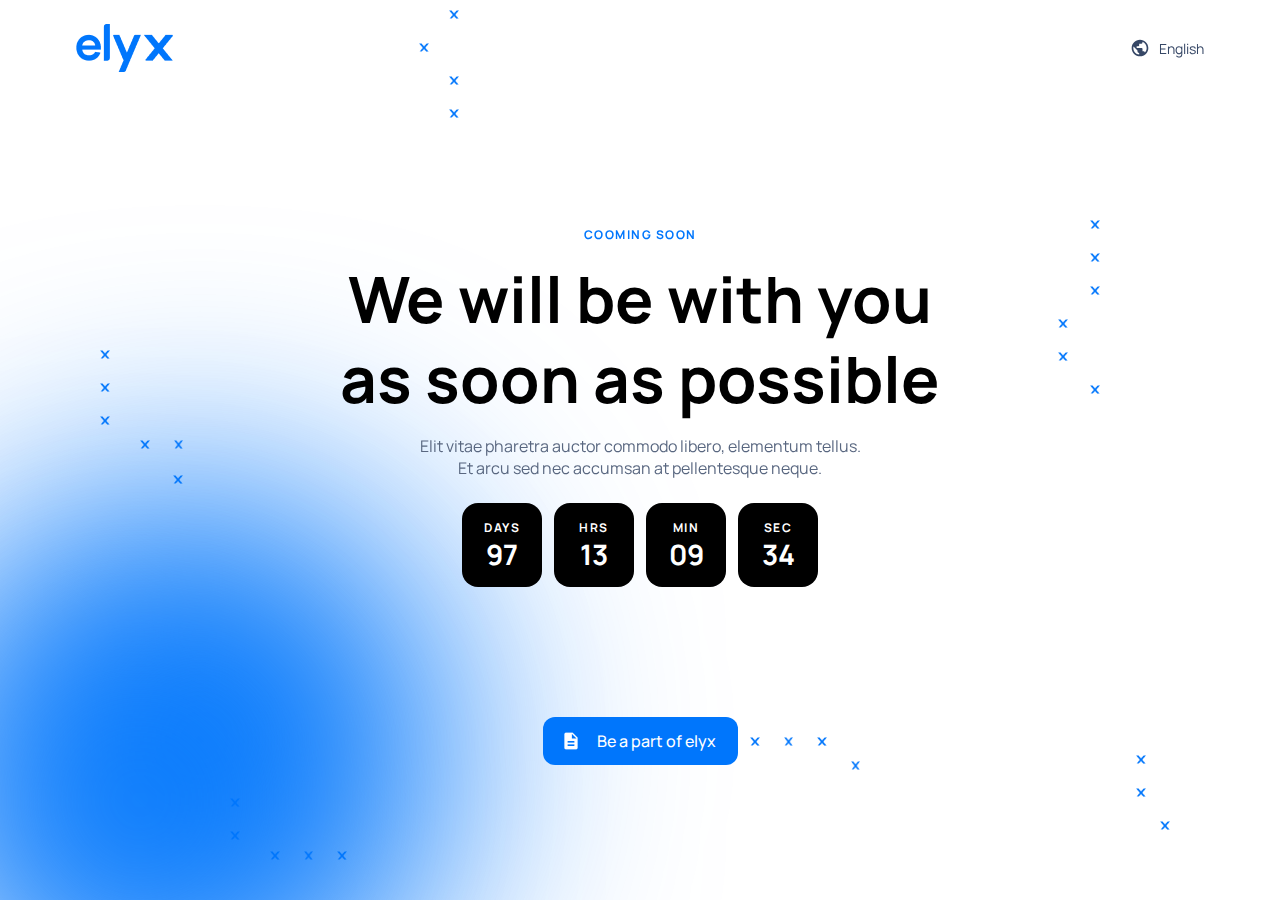
<file: coming-soon/index.html>
<!DOCTYPE html>
<html lang="en">
<head>
    <meta charset="UTF-8">
    <meta http-equiv="X-UA-Compatible" content="IE=edge">
    <meta name="viewport" content="width=device-width, initial-scale=1.0">
    <title>Coming Soon</title>
    <link rel="stylesheet" href="./styles/coming-soon.css">
</head>
<body>
    <div class="circle1"></div>
    <div class="circle2"></div>

    <div class="x-icons-top">
        <img width="9.57px" height="8.93" src="/public/images/x-icon.png" alt="">
        <img width="9.57px" height="8.93"  src="/public/images/x-icon.png" alt="">
        <img width="9.57px" height="8.93" src="/public/images/x-icon.png" alt="">
        <img width="9.57px" height="8.93" src="/public/images/x-icon.png" alt="">
    </div>

    <div class="x-icons-left-middle1">
        <img width="9.57px" height="8.93" src="/public/images/x-icon.png" alt="">
        <img width="9.57px" height="8.93"  src="/public/images/x-icon.png" alt="">
        <img width="9.57px" height="8.93" src="/public/images/x-icon.png" alt="">
    </div>

    <div class="x-icons-left-middle2">
        <img width="9.57px" height="8.93" src="/public/images/x-icon.png" alt="">
        <img width="9.57px" height="8.93"  src="/public/images/x-icon.png" alt="">
        <img width="9.57px" height="8.93" src="/public/images/x-icon.png" alt="">
    </div>

    <div class="x-icons-right-middle">
        <img width="9.57px" height="8.93" src="/public/images/x-icon.png" alt="">
        <img width="9.57px" height="8.93"  src="/public/images/x-icon.png" alt="">
        <img width="9.57px" height="8.93" src="/public/images/x-icon.png" alt="">
        <img width="9.57px" height="8.93" src="/public/images/x-icon.png" alt="">
        <img width="9.57px" height="8.93" src="/public/images/x-icon.png" alt="">
        <img width="9.57px" height="8.93" src="/public/images/x-icon.png" alt="">
    </div>


    <div class="x-icons-left-corner1">
        <img width="9.57px" height="8.93" src="/public/images/x-icon.png" alt="">
        <img width="9.57px" height="8.93" src="/public/images/x-icon.png" alt="">
    </div>
    <div class="x-icons-left-corner2">
        <img width="9.57px" height="8.93" src="/public/images/x-icon.png" alt="">
        <img width="9.57px" height="8.93" src="/public/images/x-icon.png" alt="">
        <img width="9.57px" height="8.93" src="/public/images/x-icon.png" alt="">
    </div>


    <div class="x-icons-middle-corner">
        <img width="9.57px" height="8.93" src="/public/images/x-icon.png" alt="">
        <img width="9.57px" height="8.93" src="/public/images/x-icon.png" alt="">
        <img width="9.57px" height="8.93" src="/public/images/x-icon.png" alt="">
    </div>


    <div class="x-icons-right-corner">
        <img width="9.57px" height="8.93" src="/public/images/x-icon.png" alt="">
        <img width="9.57px" height="8.93" src="/public/images/x-icon.png" alt="">
        <img width="9.57px" height="8.93" src="/public/images/x-icon.png" alt="">
        <img width="9.57px" height="8.93" src="/public/images/x-icon.png" alt="">
    </div>

    <div class="x-icons-mobile-top">
        <img width="9.57px" height="8.93" src="/public/images/x-icon.png" alt="">
        <img width="9.57px" height="8.93" src="/public/images/x-icon.png" alt="">
        <img width="9.57px" height="8.93" src="/public/images/x-icon.png" alt="">
    </div>

    <div class="x-icons-mobile-right">
        <img width="9.57px" height="8.93" src="/public/images/x-icon.png" alt="">
        <img width="9.57px" height="8.93" src="/public/images/x-icon.png" alt="">
        <img width="9.57px" height="8.93" src="/public/images/x-icon.png" alt="">
    </div>

    <div class="x-icons-mobile-left">
        <img width="9.57px" height="8.93" src="/public/images/x-icon.png" alt="">
        <img width="9.57px" height="8.93" src="/public/images/x-icon.png" alt="">
        <img width="9.57px" height="8.93" src="/public/images/x-icon.png" alt="">
    </div>

    <header>
        <div class="header-block">
            <img src="/public/images/elyx-header-logo.png" width="96.56px" height="48px" alt="Elyx Logo Blue">
            
            <ul class="header-list">
                <li> 
                    <a href=""> 
                        <img src="/public/images/coming-soon-header-earth-icon.svg" alt="">
                        English
                    </a> 
                </li>
            </ul>
        </div>
    </header>
    
    <div class="welcome-block">
        <h4 class="welcome-small-title">
            COOMING SOON
        </h4>
        <h1 class="welcome-main-title">
            We will be with you <br/> as soon as possible
        </h1>
        <p class="welcome-down-content">
            Elit vitae pharetra auctor commodo libero, elementum tellus. <br/> Et arcu sed nec accumsan at pellentesque neque.
        </p>
        <div class="welcome-countdown">
            <div id="count-days" class="welcome-count-block">
                <h6>DAYS</h6>
                <div>97</div>
            </div>
            <div id="count-hrs" class="welcome-count-block">
                <h6>HRS</h6>
                <div>13</div>
            </div>
            <div id="count-min" class="welcome-count-block">
                <h6>MIN</h6>
                <div>09</div>
            </div>
            <div id="count-sec" class="welcome-count-block">
                <h6>SEC</h6>
                <div>34</div>
            </div>
        </div>

        <button class="welcome-download button1">
            <img src="/public/images/paper-icon.png" alt="">
            Be a part of elyx
        </button>
    </div>
    
    
</body>
</html>
</file>
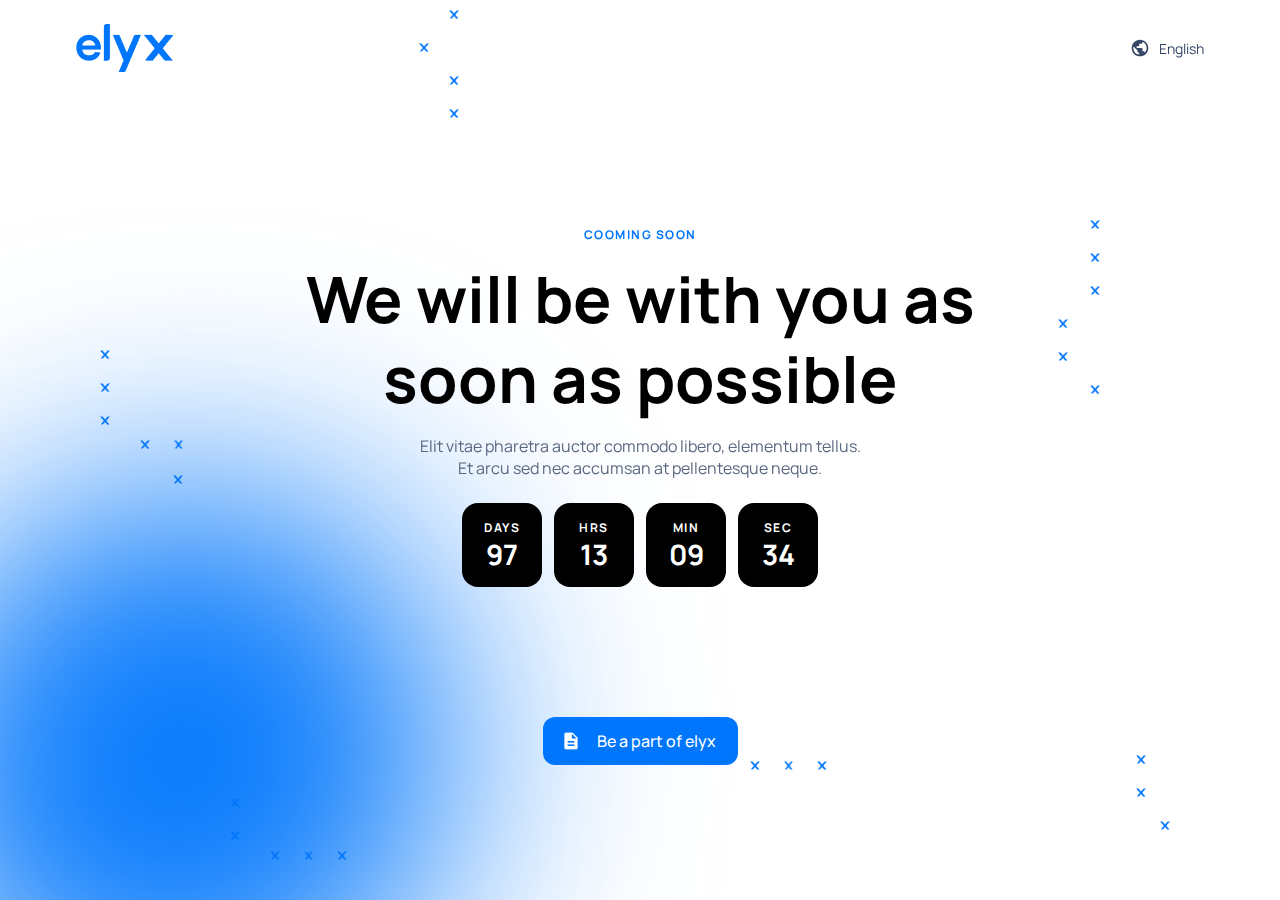
<file: coming-soon/coming-soon.html>
<!DOCTYPE html>
<html lang="en">
<head>
    <meta charset="UTF-8">
    <meta http-equiv="X-UA-Compatible" content="IE=edge">
    <meta name="viewport" content="width=device-width, initial-scale=1.0">
    <title>Coming Soon</title>
    <link rel="stylesheet" href="./styles/coming-soon.css">
</head>
<body>
    <div class="circle1"></div>
    <div class="circle2"></div>

    <div class="x-icons-top">
        <img width="9.57px" height="8.93" src="/public/images/x-icon.png" alt="">
        <img width="9.57px" height="8.93"  src="/public/images/x-icon.png" alt="">
        <img width="9.57px" height="8.93" src="/public/images/x-icon.png" alt="">
        <img width="9.57px" height="8.93" src="/public/images/x-icon.png" alt="">
    </div>

    <div class="x-icons-left-middle1">
        <img width="9.57px" height="8.93" src="/public/images/x-icon.png" alt="">
        <img width="9.57px" height="8.93"  src="/public/images/x-icon.png" alt="">
        <img width="9.57px" height="8.93" src="/public/images/x-icon.png" alt="">
    </div>

    <div class="x-icons-left-middle2">
        <img width="9.57px" height="8.93" src="/public/images/x-icon.png" alt="">
        <img width="9.57px" height="8.93"  src="/public/images/x-icon.png" alt="">
        <img width="9.57px" height="8.93" src="/public/images/x-icon.png" alt="">
    </div>

    <div class="x-icons-right-middle">
        <img width="9.57px" height="8.93" src="/public/images/x-icon.png" alt="">
        <img width="9.57px" height="8.93"  src="/public/images/x-icon.png" alt="">
        <img width="9.57px" height="8.93" src="/public/images/x-icon.png" alt="">
        <img width="9.57px" height="8.93" src="/public/images/x-icon.png" alt="">
        <img width="9.57px" height="8.93" src="/public/images/x-icon.png" alt="">
        <img width="9.57px" height="8.93" src="/public/images/x-icon.png" alt="">
    </div>


    <div class="x-icons-left-corner1">
        <img width="9.57px" height="8.93" src="/public/images/x-icon.png" alt="">
        <img width="9.57px" height="8.93" src="/public/images/x-icon.png" alt="">
    </div>
    <div class="x-icons-left-corner2">
        <img width="9.57px" height="8.93" src="/public/images/x-icon.png" alt="">
        <img width="9.57px" height="8.93" src="/public/images/x-icon.png" alt="">
        <img width="9.57px" height="8.93" src="/public/images/x-icon.png" alt="">
    </div>


    <div class="x-icons-middle-corner">
        <img width="9.57px" height="8.93" src="/public/images/x-icon.png" alt="">
        <img width="9.57px" height="8.93" src="/public/images/x-icon.png" alt="">
        <img width="9.57px" height="8.93" src="/public/images/x-icon.png" alt="">
    </div>


    <div class="x-icons-right-corner">
        <img width="9.57px" height="8.93" src="/public/images/x-icon.png" alt="">
        <img width="9.57px" height="8.93" src="/public/images/x-icon.png" alt="">
        <img width="9.57px" height="8.93" src="/public/images/x-icon.png" alt="">
    </div>

    <div class="x-icons-mobile-top">
        <img width="9.57px" height="8.93" src="/public/images/x-icon.png" alt="">
        <img width="9.57px" height="8.93" src="/public/images/x-icon.png" alt="">
        <img width="9.57px" height="8.93" src="/public/images/x-icon.png" alt="">
    </div>

    <div class="x-icons-mobile-right">
        <img width="9.57px" height="8.93" src="/public/images/x-icon.png" alt="">
        <img width="9.57px" height="8.93" src="/public/images/x-icon.png" alt="">
        <img width="9.57px" height="8.93" src="/public/images/x-icon.png" alt="">
    </div>

    <div class="x-icons-mobile-left">
        <img width="9.57px" height="8.93" src="/public/images/x-icon.png" alt="">
        <img width="9.57px" height="8.93" src="/public/images/x-icon.png" alt="">
        <img width="9.57px" height="8.93" src="/public/images/x-icon.png" alt="">
    </div>

    <header>
        <div class="header-block">
            <img src="/public/images/elyx-header-logo.png" width="96.56px" height="48px" alt="Elyx Logo Blue">
            
            <ul class="header-list">
                <li> 
                    <a href=""> 
                        <img src="/public/images/coming-soon-header-earth-icon.svg" alt="">
                        English
                    </a> 
                </li>
            </ul>
        </div>
    </header>
    
    <div class="welcome-block">
        <h4 class="welcome-small-title">
            COOMING SOON
        </h4>
        <h1 class="welcome-main-title">
            We will be with you as soon as possible
        </h1>
        <p class="welcome-down-content">
            Elit vitae pharetra auctor commodo libero, elementum tellus. <br/> Et arcu sed nec accumsan at pellentesque neque.
        </p>
        <div class="welcome-countdown">
            <div id="count-days" class="welcome-count-block">
                <h6>DAYS</h6>
                <div>97</div>
            </div>
            <div id="count-hrs" class="welcome-count-block">
                <h6>HRS</h6>
                <div>13</div>
            </div>
            <div id="count-min" class="welcome-count-block">
                <h6>MIN</h6>
                <div>09</div>
            </div>
            <div id="count-sec" class="welcome-count-block">
                <h6>SEC</h6>
                <div>34</div>
            </div>
        </div>

        <button class="welcome-download button1">
            <img src="/public/images/paper-icon.png" alt="">
            Be a part of elyx
        </button>
    </div>
    
    
</body>
</html>
</file>
<file: coming-soon/styles/coming-soon.css>
.button1 {
  width: auto;
  width: 195px;
  border-radius: 12px;
  background-color: #0076FC;
  color: white;
  display: -webkit-box;
  display: -ms-flexbox;
  display: flex;
  padding: 14px 19px;
  -webkit-box-pack: center;
      -ms-flex-pack: center;
          justify-content: center;
  -webkit-box-align: center;
      -ms-flex-align: center;
          align-items: center;
  -webkit-column-gap: 19.33px;
          column-gap: 19.33px;
  -webkit-transition: 0.5s;
  transition: 0.5s;
  font-family: m;
  height: 48px;
  font-size: 16px;
}

.button1:hover {
  background-color: #1662D1;
}

@font-face {
  font-family: 'r';
  src: url("/public/fonts/Manrope-Regular.ttf");
}

@font-face {
  font-family: 'm';
  src: url("/public/fonts/Manrope-Medium.ttf");
}

@font-face {
  font-family: 'b';
  src: url("/public/fonts/Manrope-Bold.ttf");
}

input, button, select, a, h1, h2, h3, h4, h5, h6, p, li, ul, body {
  margin: 0px;
  padding: 0px;
  border: none;
}

input:focus, button:focus, select:focus, a:focus, h1:focus, h2:focus, h3:focus, h4:focus, h5:focus, h6:focus, p:focus, li:focus, ul:focus, body:focus {
  outline: none;
}

button, a {
  cursor: pointer;
}

* {
  -webkit-box-sizing: border-box;
          box-sizing: border-box;
  font-family: r;
}

@-webkit-keyframes Circle1AnimationWave {
  0% {
    -webkit-transform: translate(0px, 0px);
            transform: translate(0px, 0px);
  }
  5% {
    -webkit-transform: translate(150px, -150px);
            transform: translate(150px, -150px);
    -webkit-animation-timing-function: linear;
            animation-timing-function: linear;
  }
  10% {
    -webkit-transform: translate(-200px, -200px);
            transform: translate(-200px, -200px);
    -webkit-animation-timing-function: linear;
            animation-timing-function: linear;
  }
  20% {
    -webkit-transform: translate(200px, -220px);
            transform: translate(200px, -220px);
    -webkit-animation-timing-function: linear;
            animation-timing-function: linear;
  }
  25% {
    -webkit-transform: translate(190px, -270px);
            transform: translate(190px, -270px);
    -webkit-animation-timing-function: linear;
            animation-timing-function: linear;
  }
  35% {
    -webkit-transform: translate(350px, -530px);
            transform: translate(350px, -530px);
    -webkit-animation-timing-function: linear;
            animation-timing-function: linear;
  }
  40% {
    -webkit-animation-timing-function: linear;
            animation-timing-function: linear;
    -webkit-transform: translate(450px, -450px);
            transform: translate(450px, -450px);
  }
  45% {
    -webkit-animation-timing-function: linear;
            animation-timing-function: linear;
    -webkit-transform: translate(950px, -550px);
            transform: translate(950px, -550px);
  }
  50% {
    -webkit-animation-timing-function: linear;
            animation-timing-function: linear;
    -webkit-transform: translate(650px, -350px);
            transform: translate(650px, -350px);
  }
  60% {
    -webkit-animation-timing-function: linear;
            animation-timing-function: linear;
    -webkit-transform: translate(1050px, -330px);
            transform: translate(1050px, -330px);
  }
  70% {
    -webkit-animation-timing-function: linear;
            animation-timing-function: linear;
    -webkit-transform: translate(950px, 300px);
            transform: translate(950px, 300px);
  }
  80% {
    -webkit-animation-timing-function: linear;
            animation-timing-function: linear;
    -webkit-transform: translate(550px, -100px);
            transform: translate(550px, -100px);
  }
  90% {
    -webkit-transform: translate(250px, 400px);
            transform: translate(250px, 400px);
    -webkit-animation-timing-function: linear;
            animation-timing-function: linear;
  }
  100% {
    -webkit-transform: translate(0px, 0px);
            transform: translate(0px, 0px);
    -webkit-animation-timing-function: linear;
            animation-timing-function: linear;
  }
}

@keyframes Circle1AnimationWave {
  0% {
    -webkit-transform: translate(0px, 0px);
            transform: translate(0px, 0px);
  }
  5% {
    -webkit-transform: translate(150px, -150px);
            transform: translate(150px, -150px);
    -webkit-animation-timing-function: linear;
            animation-timing-function: linear;
  }
  10% {
    -webkit-transform: translate(-200px, -200px);
            transform: translate(-200px, -200px);
    -webkit-animation-timing-function: linear;
            animation-timing-function: linear;
  }
  20% {
    -webkit-transform: translate(200px, -220px);
            transform: translate(200px, -220px);
    -webkit-animation-timing-function: linear;
            animation-timing-function: linear;
  }
  25% {
    -webkit-transform: translate(190px, -270px);
            transform: translate(190px, -270px);
    -webkit-animation-timing-function: linear;
            animation-timing-function: linear;
  }
  35% {
    -webkit-transform: translate(350px, -530px);
            transform: translate(350px, -530px);
    -webkit-animation-timing-function: linear;
            animation-timing-function: linear;
  }
  40% {
    -webkit-animation-timing-function: linear;
            animation-timing-function: linear;
    -webkit-transform: translate(450px, -450px);
            transform: translate(450px, -450px);
  }
  45% {
    -webkit-animation-timing-function: linear;
            animation-timing-function: linear;
    -webkit-transform: translate(950px, -550px);
            transform: translate(950px, -550px);
  }
  50% {
    -webkit-animation-timing-function: linear;
            animation-timing-function: linear;
    -webkit-transform: translate(650px, -350px);
            transform: translate(650px, -350px);
  }
  60% {
    -webkit-animation-timing-function: linear;
            animation-timing-function: linear;
    -webkit-transform: translate(1050px, -330px);
            transform: translate(1050px, -330px);
  }
  70% {
    -webkit-animation-timing-function: linear;
            animation-timing-function: linear;
    -webkit-transform: translate(950px, 300px);
            transform: translate(950px, 300px);
  }
  80% {
    -webkit-animation-timing-function: linear;
            animation-timing-function: linear;
    -webkit-transform: translate(550px, -100px);
            transform: translate(550px, -100px);
  }
  90% {
    -webkit-transform: translate(250px, 400px);
            transform: translate(250px, 400px);
    -webkit-animation-timing-function: linear;
            animation-timing-function: linear;
  }
  100% {
    -webkit-transform: translate(0px, 0px);
            transform: translate(0px, 0px);
    -webkit-animation-timing-function: linear;
            animation-timing-function: linear;
  }
}

@-webkit-keyframes Circle2AnimationWave {
  0% {
    -webkit-animation-timing-function: linear;
            animation-timing-function: linear;
    -webkit-transform: translate(1050px, -330px);
            transform: translate(1050px, -330px);
  }
  10% {
    -webkit-animation-timing-function: linear;
            animation-timing-function: linear;
    -webkit-transform: translate(950px, 300px);
            transform: translate(950px, 300px);
  }
  20% {
    -webkit-animation-timing-function: linear;
            animation-timing-function: linear;
    -webkit-transform: translate(550px, -100px);
            transform: translate(550px, -100px);
  }
  30% {
    -webkit-transform: translate(250px, 400px);
            transform: translate(250px, 400px);
    -webkit-animation-timing-function: linear;
            animation-timing-function: linear;
  }
  40% {
    -webkit-transform: translate(0px, 0px);
            transform: translate(0px, 0px);
    -webkit-animation-timing-function: linear;
            animation-timing-function: linear;
  }
  50% {
    -webkit-transform: translate(0px, 0px);
            transform: translate(0px, 0px);
  }
  55% {
    -webkit-transform: translate(150px, -150px);
            transform: translate(150px, -150px);
    -webkit-animation-timing-function: linear;
            animation-timing-function: linear;
  }
  60% {
    -webkit-transform: translate(-200px, -200px);
            transform: translate(-200px, -200px);
    -webkit-animation-timing-function: linear;
            animation-timing-function: linear;
  }
  70% {
    -webkit-transform: translate(200px, -220px);
            transform: translate(200px, -220px);
    -webkit-animation-timing-function: linear;
            animation-timing-function: linear;
  }
  75% {
    -webkit-transform: translate(190px, -270px);
            transform: translate(190px, -270px);
    -webkit-animation-timing-function: linear;
            animation-timing-function: linear;
  }
  85% {
    -webkit-transform: translate(350px, -530px);
            transform: translate(350px, -530px);
    -webkit-animation-timing-function: linear;
            animation-timing-function: linear;
  }
  90% {
    -webkit-animation-timing-function: linear;
            animation-timing-function: linear;
    -webkit-transform: translate(450px, -450px);
            transform: translate(450px, -450px);
  }
  100% {
    -webkit-animation-timing-function: linear;
            animation-timing-function: linear;
    -webkit-transform: translate(1050px, -330px);
            transform: translate(1050px, -330px);
  }
}

@keyframes Circle2AnimationWave {
  0% {
    -webkit-animation-timing-function: linear;
            animation-timing-function: linear;
    -webkit-transform: translate(1050px, -330px);
            transform: translate(1050px, -330px);
  }
  10% {
    -webkit-animation-timing-function: linear;
            animation-timing-function: linear;
    -webkit-transform: translate(950px, 300px);
            transform: translate(950px, 300px);
  }
  20% {
    -webkit-animation-timing-function: linear;
            animation-timing-function: linear;
    -webkit-transform: translate(550px, -100px);
            transform: translate(550px, -100px);
  }
  30% {
    -webkit-transform: translate(250px, 400px);
            transform: translate(250px, 400px);
    -webkit-animation-timing-function: linear;
            animation-timing-function: linear;
  }
  40% {
    -webkit-transform: translate(0px, 0px);
            transform: translate(0px, 0px);
    -webkit-animation-timing-function: linear;
            animation-timing-function: linear;
  }
  50% {
    -webkit-transform: translate(0px, 0px);
            transform: translate(0px, 0px);
  }
  55% {
    -webkit-transform: translate(150px, -150px);
            transform: translate(150px, -150px);
    -webkit-animation-timing-function: linear;
            animation-timing-function: linear;
  }
  60% {
    -webkit-transform: translate(-200px, -200px);
            transform: translate(-200px, -200px);
    -webkit-animation-timing-function: linear;
            animation-timing-function: linear;
  }
  70% {
    -webkit-transform: translate(200px, -220px);
            transform: translate(200px, -220px);
    -webkit-animation-timing-function: linear;
            animation-timing-function: linear;
  }
  75% {
    -webkit-transform: translate(190px, -270px);
            transform: translate(190px, -270px);
    -webkit-animation-timing-function: linear;
            animation-timing-function: linear;
  }
  85% {
    -webkit-transform: translate(350px, -530px);
            transform: translate(350px, -530px);
    -webkit-animation-timing-function: linear;
            animation-timing-function: linear;
  }
  90% {
    -webkit-animation-timing-function: linear;
            animation-timing-function: linear;
    -webkit-transform: translate(450px, -450px);
            transform: translate(450px, -450px);
  }
  100% {
    -webkit-animation-timing-function: linear;
            animation-timing-function: linear;
    -webkit-transform: translate(1050px, -330px);
            transform: translate(1050px, -330px);
  }
}

header {
  width: 100%;
  display: -webkit-box;
  display: -ms-flexbox;
  display: flex;
  -webkit-box-pack: center;
      -ms-flex-pack: center;
          justify-content: center;
  z-index: 2;
}

.header-block {
  width: 1128px;
  height: 48px;
  margin: auto;
  margin-top: 24px;
  display: -webkit-box;
  display: -ms-flexbox;
  display: flex;
  -webkit-box-pack: justify;
      -ms-flex-pack: justify;
          justify-content: space-between;
  -webkit-box-align: center;
      -ms-flex-align: center;
          align-items: center;
  position: absolute;
  top: 0px;
  z-index: 2;
}

.header-list {
  display: -webkit-box;
  display: -ms-flexbox;
  display: flex;
  -webkit-column-gap: 64px;
          column-gap: 64px;
  z-index: 2;
}

.header-list li {
  font-size: 14px;
  list-style: none;
  text-decoration: none;
}

.header-list li a {
  color: inherit;
  text-decoration: none;
  z-index: 2;
}

@media screen and (max-width: 1100px) {
  .header-block {
    width: 90%;
  }
}

body {
  height: 100vh;
  overflow: hidden;
}

.header-list li a {
  display: -webkit-box;
  display: -ms-flexbox;
  display: flex;
  -webkit-box-align: center;
      -ms-flex-align: center;
          align-items: center;
  -webkit-column-gap: 9.67px;
          column-gap: 9.67px;
  color: #364766;
}

.header-list li a svg {
  color: #364766;
}

.header-list li a:hover {
  color: black;
}

.header-list li a:hover img {
  -webkit-filter: grayscale(0);
          filter: grayscale(0);
}

.welcome-block {
  z-index: 2;
  width: 744px;
  height: auto;
  display: -webkit-box;
  display: -ms-flexbox;
  display: flex;
  -webkit-box-orient: vertical;
  -webkit-box-direction: normal;
      -ms-flex-direction: column;
          flex-direction: column;
  -webkit-box-align: center;
      -ms-flex-align: center;
          align-items: center;
  margin: auto;
  padding-top: 226px;
}

.welcome-block * {
  z-index: 2;
}

.welcome-small-title {
  text-transform: uppercase;
  font-size: 12px;
  color: #0076FC;
  font-family: b;
  font-style: normal;
  font-weight: bold;
  letter-spacing: 1.5px;
}

.welcome-main-title {
  font-size: 64px;
  color: black;
  margin-top: 16px;
  text-align: center;
  line-height: 80px;
  font-family: b;
}

.welcome-down-content {
  margin-top: 16px;
  font-size: 16px;
  color: #596780;
  text-align: center;
}

.welcome-countdown {
  display: -webkit-box;
  display: -ms-flexbox;
  display: flex;
  -webkit-column-gap: 12px;
          column-gap: 12px;
  margin-top: 24px;
}

.welcome-count-block {
  width: 80px;
  height: 84px;
  background-color: black;
  display: -webkit-box;
  display: -ms-flexbox;
  display: flex;
  -webkit-box-orient: vertical;
  -webkit-box-direction: normal;
      -ms-flex-direction: column;
          flex-direction: column;
  padding-top: 16px;
  border-radius: 16px;
  color: white;
}

.welcome-count-block h6 {
  width: 100%;
  height: 16px;
  font-size: 12px;
  letter-spacing: 1.5px;
  text-align: center;
  font-family: b;
}

.welcome-count-block div {
  text-align: center;
  width: 100%;
  height: 40px;
  text-align: center;
  font-size: 28px;
  font-family: b;
}

.circle1 {
  z-index: 1;
  width: 360px;
  height: 360px;
  background-color: #0076FC;
  border-radius: 50%;
  display: -webkit-box;
  display: -ms-flexbox;
  display: flex;
  -webkit-box-pack: center;
      -ms-flex-pack: center;
          justify-content: center;
  -webkit-box-align: center;
      -ms-flex-align: center;
          align-items: center;
  left: -40px;
  bottom: -80px;
}

.circle1 div {
  width: 180px;
  height: 180px;
  -webkit-filter: blur(400px);
          filter: blur(400px);
  background-color: #0076FC;
}

.circle1 {
  position: fixed;
  -webkit-filter: blur(130px);
          filter: blur(130px);
  -webkit-animation: Circle1AnimationWave 100s infinite ease;
          animation: Circle1AnimationWave 100s infinite ease;
}

.circle2 {
  -webkit-animation: Circle2AnimationWave 100s infinite ease;
          animation: Circle2AnimationWave 100s infinite ease;
  width: 480px;
  background-color: #0076FC;
  border-radius: 50%;
  height: 480px;
  position: fixed;
  left: -40px;
  bottom: -80px;
  -webkit-filter: blur(130px);
          filter: blur(130px);
}

.x-icons-top {
  display: -webkit-box;
  display: -ms-flexbox;
  display: flex;
  -webkit-box-orient: vertical;
  -webkit-box-direction: normal;
      -ms-flex-direction: column;
          flex-direction: column;
  position: absolute;
  left: 449px;
  top: 10px;
  row-gap: 24px;
  width: auto;
}

.x-icons-top img:nth-child(2) {
  margin-left: -30px;
}

.x-icons-left-middle1 {
  display: -webkit-box;
  display: -ms-flexbox;
  display: flex;
  -webkit-box-orient: vertical;
  -webkit-box-direction: normal;
      -ms-flex-direction: column;
          flex-direction: column;
  position: absolute;
  left: 100px;
  top: 350px;
  row-gap: 24px;
  width: auto;
}

.x-icons-left-middle2 {
  display: -webkit-box;
  display: -ms-flexbox;
  display: flex;
  -webkit-box-orient: horizontal;
  -webkit-box-direction: normal;
      -ms-flex-direction: row;
          flex-direction: row;
  position: absolute;
  left: 140px;
  top: 440px;
  -webkit-column-gap: 24px;
          column-gap: 24px;
  width: auto;
}

.x-icons-left-middle2 img:last-child {
  margin-top: 35px;
  margin-left: -34px;
}

.x-icons-right-middle {
  display: -webkit-box;
  display: -ms-flexbox;
  display: flex;
  -webkit-box-orient: vertical;
  -webkit-box-direction: normal;
      -ms-flex-direction: column;
          flex-direction: column;
  position: absolute;
  right: 180px;
  top: 220px;
  row-gap: 24px;
  width: auto;
}

.x-icons-right-middle img:nth-child(4), .x-icons-right-middle img:nth-child(5) {
  margin-left: -32px;
}

.x-icons-left-corner1 {
  display: -webkit-box;
  display: -ms-flexbox;
  display: flex;
  -webkit-box-orient: vertical;
  -webkit-box-direction: normal;
      -ms-flex-direction: column;
          flex-direction: column;
  position: absolute;
  bottom: 60px;
  left: 230px;
  row-gap: 24px;
  width: auto;
}

.x-icons-left-corner1 img:nth-child(4), .x-icons-left-corner1 img:nth-child(5) {
  margin-left: -24px;
}

.x-icons-left-corner2 {
  display: -webkit-box;
  display: -ms-flexbox;
  display: flex;
  -webkit-box-orient: horizontal;
  -webkit-box-direction: normal;
      -ms-flex-direction: row;
          flex-direction: row;
  position: absolute;
  bottom: 40px;
  left: 270px;
  -webkit-column-gap: 24px;
          column-gap: 24px;
  width: auto;
}

.x-icons-left-corner2 img:nth-child(4), .x-icons-left-corner2 img:nth-child(5) {
  margin-left: -24px;
}

.x-icons-middle-corner {
  display: -webkit-box;
  display: -ms-flexbox;
  display: flex;
  -webkit-box-orient: vertical;
  -webkit-box-direction: normal;
      -ms-flex-direction: column;
          flex-direction: column;
  position: absolute;
  right: 110px;
  bottom: 70px;
  row-gap: 24px;
  width: auto;
}

.x-icons-middle-corner img:nth-child(3) {
  margin-left: 24px;
}

.x-icons-right-corner {
  display: -webkit-box;
  display: -ms-flexbox;
  display: flex;
  -webkit-box-orient: horizontal;
  -webkit-box-direction: normal;
      -ms-flex-direction: row;
          flex-direction: row;
  position: absolute;
  left: calc(50% + 110px);
  bottom: 130px;
  -webkit-column-gap: 24px;
          column-gap: 24px;
  width: auto;
}

.x-icons-right-corner img:nth-child(4) {
  margin-top: 24px;
}

.welcome-download {
  margin-top: 130px;
}

.x-icons-mobile-left, .x-icons-mobile-right, .x-icons-mobile-top {
  display: none;
}

@media screen and (max-width: 1100px) {
  .welcome-block {
    width: 90%;
  }
  .x-icons-left-corner1, .x-icons-left-corner2, .x-icons-left-middle1, .x-icons-left-middle2, .x-icons-middle-corner, .x-icons-right-corner, .x-icons-right-middle, .x-icons-top {
    display: none;
  }
  .welcome-main-title {
    font-size: 28px;
    line-height: 40px;
  }
  .welcome-block {
    -webkit-column-gap: 8px;
            column-gap: 8px;
  }
  .welcome-count-block {
    width: 64px;
    height: 72px;
  }
  .welcome-count-block div {
    font-size: 24px;
  }
  .welcome-download {
    margin-top: 180px;
  }
  .x-icons-mobile-top {
    top: 9px;
    right: 45%;
    display: -webkit-box;
    display: -ms-flexbox;
    display: flex;
    -webkit-box-orient: vertical;
    -webkit-box-direction: normal;
        -ms-flex-direction: column;
            flex-direction: column;
    position: absolute;
    row-gap: 32px;
  }
  .x-icons-mobile-top img:last-child {
    margin-left: 20px;
  }
  .x-icons-mobile-right {
    bottom: 240px;
    right: 20px;
    display: -webkit-box;
    display: -ms-flexbox;
    display: flex;
    position: absolute;
    -webkit-column-gap: 27px;
            column-gap: 27px;
  }
  .x-icons-mobile-left {
    bottom: 160px;
    left: 20px;
    display: -webkit-box;
    display: -ms-flexbox;
    display: flex;
    position: absolute;
    -webkit-column-gap: 24px;
            column-gap: 24px;
  }
  .x-icons-mobile-left img:last-child {
    margin-top: 20px;
  }
}
/*# sourceMappingURL=coming-soon.css.map */
</file>
